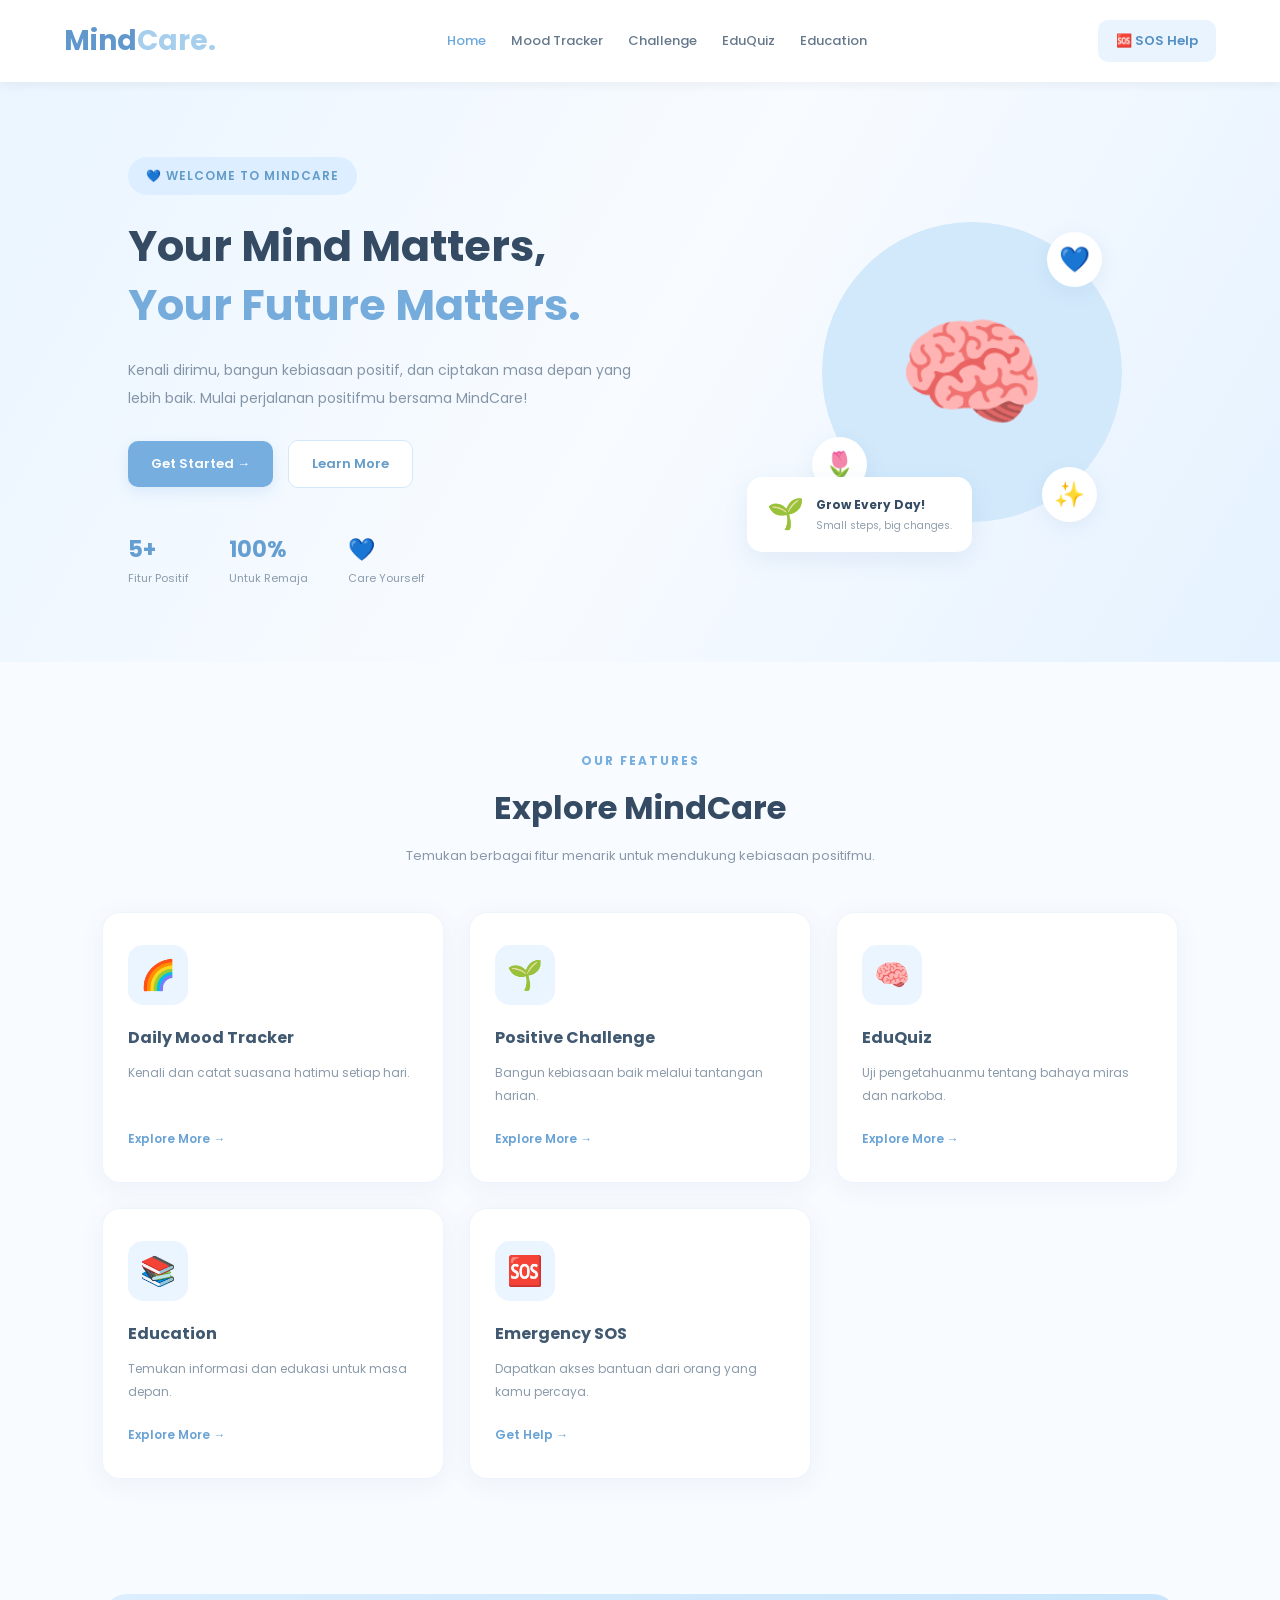
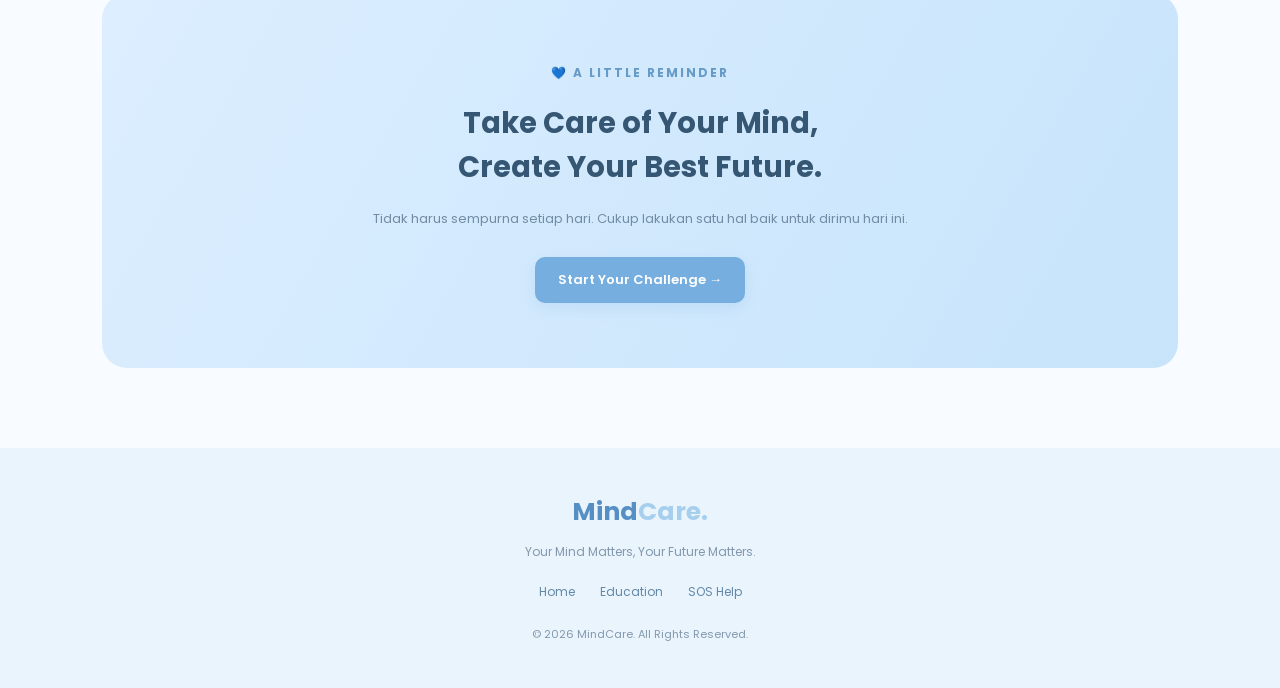
<file: index.html>
<!DOCTYPE html>
<html lang="id">
<head>
    <meta charset="UTF-8">
    <meta name="viewport" content="width=device-width, initial-scale=1.0">
    <title>MindCare | Your Mind Matters</title>

    <!-- CSS -->
    <link rel="stylesheet" href="style.css">

    <!-- Google Fonts -->
    <link rel="preconnect" href="https://fonts.googleapis.com">
    <link rel="preconnect" href="https://fonts.gstatic.com" crossorigin>
    <link href="https://fonts.googleapis.com/css2?family=Poppins:wght@400;500;600;700;800&display=swap" rel="stylesheet">
</head>

<body>

    <!-- NAVBAR -->
    <header class="navbar">
        <a href="index.html" class="logo">
            Mind<span>Care.</span>
        </a>

        <nav class="nav-menu">
            <a href="index.html" class="active">Home</a>
            <a href="mood.html">Mood Tracker</a>
            <a href="challenge.html">Challenge</a>
            <a href="quiz.html">EduQuiz</a>
            <a href="education.html">Education</a>
        </nav>

        <a href="sos.html" class="sos-nav">🆘 SOS Help</a>
    </header>


    <!-- HERO SECTION -->
    <section class="hero">

        <div class="hero-content">
            <span class="hero-label">
                💙 WELCOME TO MINDCARE
            </span>

            <h1>
                Your Mind Matters,
                <span>Your Future Matters.</span>
            </h1>

            <p>
                Kenali dirimu, bangun kebiasaan positif,
                dan ciptakan masa depan yang lebih baik.
                Mulai perjalanan positifmu bersama MindCare!
            </p>

            <div class="hero-buttons">
                <a href="mood.html" class="btn-primary">
                    Get Started →
                </a>

                <a href="education.html" class="btn-secondary">
                    Learn More
                </a>
            </div>

            <div class="hero-info">
                <div>
                    <h3>5+</h3>
                    <p>Fitur Positif</p>
                </div>

                <div>
                    <h3>100%</h3>
                    <p>Untuk Remaja</p>
                </div>

                <div>
                    <h3>💙</h3>
                    <p>Care Yourself</p>
                </div>
            </div>
        </div>

        <div class="hero-illustration">
            <div class="illustration-circle">
                <div class="illustration-icon">🧠</div>
                <div class="small-icon icon-one">💙</div>
                <div class="small-icon icon-two">🌷</div>
                <div class="small-icon icon-three">✨</div>
            </div>

            <div class="floating-card">
                <span>🌱</span>
                <div>
                    <h4>Grow Every Day!</h4>
                    <p>Small steps, big changes.</p>
                </div>
            </div>
        </div>

    </section>


    <!-- FEATURES SECTION -->
    <section class="features" id="features">

        <div class="section-heading">
            <span>OUR FEATURES</span>
            <h2>Explore MindCare</h2>
            <p>
                Temukan berbagai fitur menarik untuk
                mendukung kebiasaan positifmu.
            </p>
        </div>

        <div class="feature-container">

            <div class="feature-card">
                <div class="feature-icon">🌈</div>
                <h3>Daily Mood Tracker</h3>
                <p>
                    Kenali dan catat suasana hatimu
                    setiap hari.
                </p>
                <a href="mood.html">Explore More →</a>
            </div>

            <div class="feature-card">
                <div class="feature-icon">🌱</div>
                <h3>Positive Challenge</h3>
                <p>
                    Bangun kebiasaan baik melalui
                    tantangan harian.
                </p>
                <a href="challenge.html">Explore More →</a>
            </div>

            <div class="feature-card">
                <div class="feature-icon">🧠</div>
                <h3>EduQuiz</h3>
                <p>
                    Uji pengetahuanmu tentang bahaya
                    miras dan narkoba.
                </p>
                <a href="quiz.html">Explore More →</a>
            </div>

            <div class="feature-card">
                <div class="feature-icon">📚</div>
                <h3>Education</h3>
                <p>
                    Temukan informasi dan edukasi
                    untuk masa depan.
                </p>
                <a href="education.html">Explore More →</a>
            </div>

            <div class="feature-card">
                <div class="feature-icon">🆘</div>
                <h3>Emergency SOS</h3>
                <p>
                    Dapatkan akses bantuan dari
                    orang yang kamu percaya.
                </p>
                <a href="sos.html">Get Help →</a>
            </div>

        </div>
    </section>


    <!-- MOTIVATION SECTION -->
    <section class="motivation">
        <div class="motivation-content">
            <span>💙 A LITTLE REMINDER</span>

            <h2>
                Take Care of Your Mind,<br>
                Create Your Best Future.
            </h2>

            <p>
                Tidak harus sempurna setiap hari.
                Cukup lakukan satu hal baik untuk dirimu
                hari ini.
            </p>

            <a href="challenge.html" class="btn-primary">
                Start Your Challenge →
            </a>
        </div>
    </section>


    <!-- FOOTER -->
    <footer class="footer">
        <h2>Mind<span>Care.</span></h2>

        <p>Your Mind Matters, Your Future Matters.</p>

        <div class="footer-links">
            <a href="index.html">Home</a>
            <a href="education.html">Education</a>
            <a href="sos.html">SOS Help</a>
        </div>

        <p class="copyright">
            © 2026 MindCare. All Rights Reserved.
        </p>
    </footer>

</body>
</html>
</file>
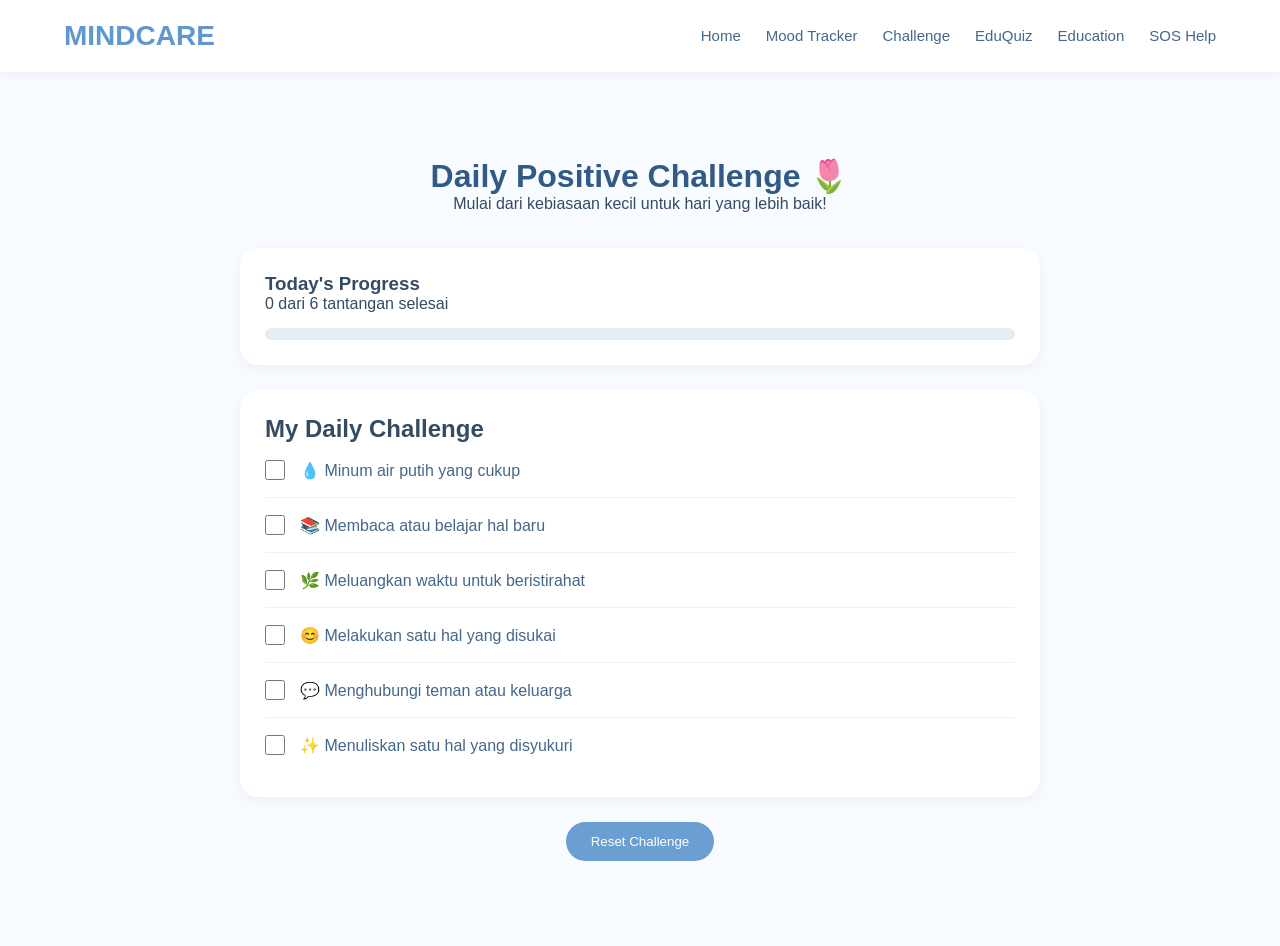
<file: challenge.html>
<!DOCTYPE html>
<html lang="id">
<head>
    <meta charset="UTF-8">
    <meta name="viewport" content="width=device-width, initial-scale=1.0">
    <title>Daily Challenge | MINDCARE</title>
    <link rel="stylesheet" href="style.css">

    <style>
        .challenge-container {
            max-width: 850px;
            margin: 60px auto;
            padding: 25px;
        }

        .challenge-header {
            text-align: center;
            margin-bottom: 35px;
        }

        .challenge-header h1 {
            color: #315b86;
        }

        .progress-box, .challenge-list {
            background: white;
            padding: 25px;
            border-radius: 18px;
            margin-bottom: 25px;
            box-shadow: 0 4px 15px rgba(0,0,0,0.05);
        }

        .progress-bar {
            background: #e5edf5;
            height: 12px;
            border-radius: 20px;
            overflow: hidden;
            margin-top: 15px;
        }

        .progress-fill {
            background: #78aee0;
            width: 0%;
            height: 100%;
            transition: 0.3s;
        }

        .challenge-item {
            display: flex;
            align-items: center;
            gap: 15px;
            padding: 17px 0;
            border-bottom: 1px solid #edf1f6;
        }

        .challenge-item:last-child {
            border-bottom: none;
        }

        .challenge-item input {
            width: 20px;
            height: 20px;
            accent-color: #6b9ed1;
            cursor: pointer;
        }

        .challenge-item label {
            color: #456789;
            cursor: pointer;
        }

        .challenge-item.done label {
            text-decoration: line-through;
            color: #9aaabd;
        }

        .reset-btn {
            background: #6b9ed1;
            color: white;
            border: none;
            padding: 12px 25px;
            border-radius: 25px;
            cursor: pointer;
        }

        .reset-btn:hover {
            background: #4f83b8;
        }

        .challenge-footer {
            text-align: center;
        }
    </style>
</head>

<body>

    <nav class="navbar">
        <div class="logo">MINDCARE</div>
        <ul>
            <li><a href="index.html">Home</a></li>
            <li><a href="mood.html">Mood Tracker</a></li>
            <li><a href="challenge.html">Challenge</a></li>
            <li><a href="quiz.html">EduQuiz</a></li>
            <li><a href="education.html">Education</a></li>
            <li><a href="sos.html">SOS Help</a></li>
        </ul>
    </nav>

    <main class="challenge-container">

        <div class="challenge-header">
            <h1>Daily Positive Challenge 🌷</h1>
            <p>Mulai dari kebiasaan kecil untuk hari yang lebih baik!</p>
        </div>

        <div class="progress-box">
            <h3>Today's Progress</h3>
            <p id="progressText">0 dari 6 tantangan selesai</p>

            <div class="progress-bar">
                <div class="progress-fill" id="progressFill"></div>
            </div>
        </div>

        <div class="challenge-list">
            <h2>My Daily Challenge</h2>

            <div class="challenge-item">
                <input type="checkbox" id="task1">
                <label for="task1">💧 Minum air putih yang cukup</label>
            </div>

            <div class="challenge-item">
                <input type="checkbox" id="task2">
                <label for="task2">📚 Membaca atau belajar hal baru</label>
            </div>

            <div class="challenge-item">
                <input type="checkbox" id="task3">
                <label for="task3">🌿 Meluangkan waktu untuk beristirahat</label>
            </div>

            <div class="challenge-item">
                <input type="checkbox" id="task4">
                <label for="task4">😊 Melakukan satu hal yang disukai</label>
            </div>

            <div class="challenge-item">
                <input type="checkbox" id="task5">
                <label for="task5">💬 Menghubungi teman atau keluarga</label>
            </div>

            <div class="challenge-item">
                <input type="checkbox" id="task6">
                <label for="task6">✨ Menuliskan satu hal yang disyukuri</label>
            </div>
        </div>

        <div class="challenge-footer">
            <button class="reset-btn" onclick="resetChallenge()">
                Reset Challenge
            </button>
        </div>

    </main>

    <script>
        const checkboxes = document.querySelectorAll(
            '.challenge-item input'
        );

        const today = new Date().toLocaleDateString("id-ID");

        let savedData = JSON.parse(
            localStorage.getItem("challengeData")
        );

        if (!savedData || savedData.date !== today) {
            savedData = {
                date: today,
                completed: []
            };
        }

        function updateProgress() {
            const completed = [];

            checkboxes.forEach((checkbox, index) => {
                const item = checkbox.closest(".challenge-item");

                if (checkbox.checked) {
                    completed.push(index);
                    item.classList.add("done");
                } else {
                    item.classList.remove("done");
                }
            });

            savedData.completed = completed;

            localStorage.setItem(
                "challengeData",
                JSON.stringify(savedData)
            );

            const total = checkboxes.length;
            const percentage = (completed.length / total) * 100;

            document.getElementById("progressText").textContent =
                `${completed.length} dari ${total} tantangan selesai`;

            document.getElementById("progressFill").style.width =
                percentage + "%";
        }

        checkboxes.forEach((checkbox, index) => {
            checkbox.checked = savedData.completed.includes(index);

            checkbox.addEventListener("change", updateProgress);
        });

        function resetChallenge() {
            if (confirm("Yakin ingin mengulang tantangan hari ini?")) {
                checkboxes.forEach(checkbox => {
                    checkbox.checked = false;
                });

                updateProgress();
            }
        }

        updateProgress();
    </script>

</body>
</html>
</file>
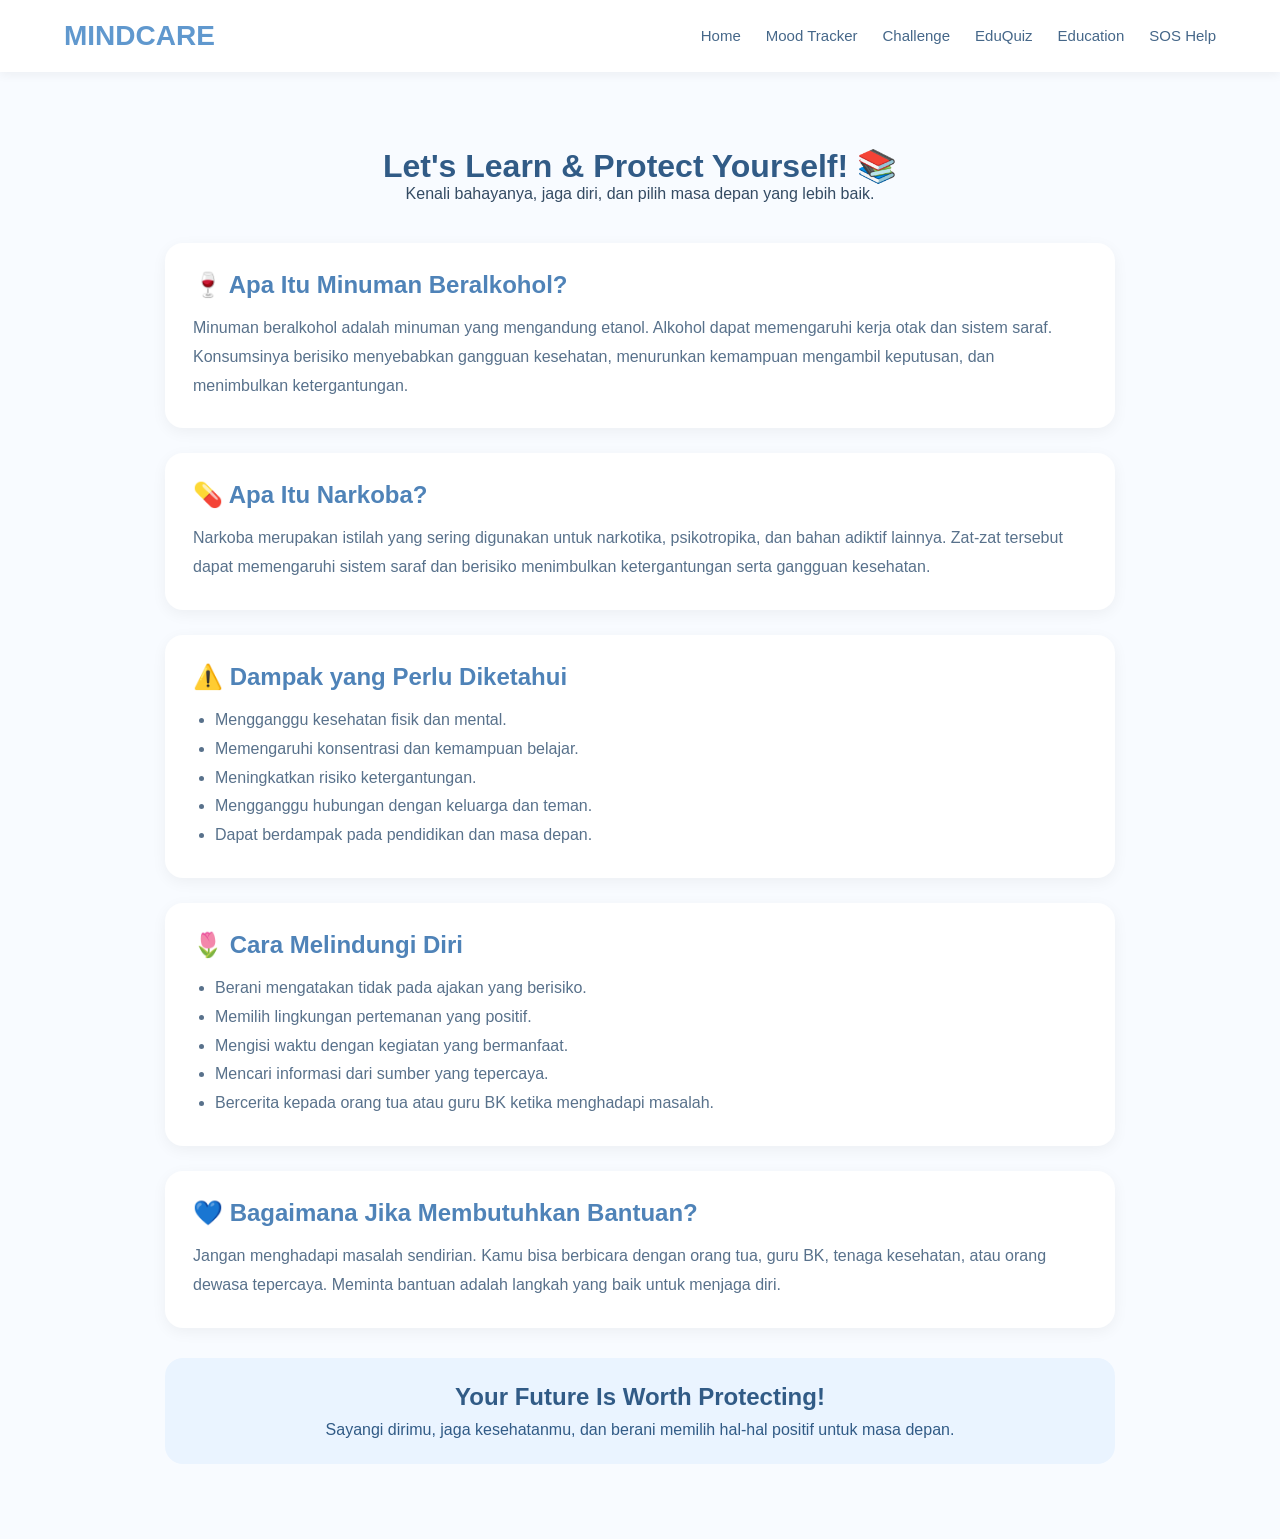
<file: education.html>
<!DOCTYPE html>
<html lang="id">
<head>
    <meta charset="UTF-8">
    <meta name="viewport" content="width=device-width, initial-scale=1.0">
    <title>Education | MINDCARE</title>
    <link rel="stylesheet" href="style.css">

    <style>
        .education-container {
            max-width: 1000px;
            margin: 50px auto;
            padding: 25px;
        }

        .education-header {
            text-align: center;
            margin-bottom: 40px;
        }

        .education-header h1 {
            color: #315b86;
            font-size: 32px;
        }

        .education-card {
            background: white;
            padding: 28px;
            border-radius: 18px;
            margin-bottom: 25px;
            box-shadow: 0 4px 15px rgba(0,0,0,0.05);
        }

        .education-card h2 {
            color: #4f83b8;
            margin-bottom: 15px;
        }

        .education-card p,
        .education-card li {
            color: #58718b;
            line-height: 1.8;
        }

        .education-card ul {
            padding-left: 22px;
        }

        .quote-box {
            background: #eaf4ff;
            padding: 25px;
            border-radius: 18px;
            text-align: center;
            color: #315b86;
            margin-top: 30px;
        }

        .quote-box h2 {
            margin-bottom: 10px;
        }
    </style>
</head>

<body>

    <nav class="navbar">
        <div class="logo">MINDCARE</div>

        <ul>
            <li><a href="index.html">Home</a></li>
            <li><a href="mood.html">Mood Tracker</a></li>
            <li><a href="challenge.html">Challenge</a></li>
            <li><a href="quiz.html">EduQuiz</a></li>
            <li><a href="education.html">Education</a></li>
            <li><a href="sos.html">SOS Help</a></li>
        </ul>
    </nav>

    <main class="education-container">

        <div class="education-header">
            <h1>Let's Learn & Protect Yourself! 📚</h1>
            <p>Kenali bahayanya, jaga diri, dan pilih masa depan yang lebih baik.</p>
        </div>

        <section class="education-card">
            <h2>🍷 Apa Itu Minuman Beralkohol?</h2>
            <p>
                Minuman beralkohol adalah minuman yang mengandung etanol.
                Alkohol dapat memengaruhi kerja otak dan sistem saraf.
                Konsumsinya berisiko menyebabkan gangguan kesehatan,
                menurunkan kemampuan mengambil keputusan, dan menimbulkan
                ketergantungan.
            </p>
        </section>

        <section class="education-card">
            <h2>💊 Apa Itu Narkoba?</h2>
            <p>
                Narkoba merupakan istilah yang sering digunakan untuk
                narkotika, psikotropika, dan bahan adiktif lainnya.
                Zat-zat tersebut dapat memengaruhi sistem saraf dan
                berisiko menimbulkan ketergantungan serta gangguan kesehatan.
            </p>
        </section>

        <section class="education-card">
            <h2>⚠️ Dampak yang Perlu Diketahui</h2>
            <ul>
                <li>Mengganggu kesehatan fisik dan mental.</li>
                <li>Memengaruhi konsentrasi dan kemampuan belajar.</li>
                <li>Meningkatkan risiko ketergantungan.</li>
                <li>Mengganggu hubungan dengan keluarga dan teman.</li>
                <li>Dapat berdampak pada pendidikan dan masa depan.</li>
            </ul>
        </section>

        <section class="education-card">
            <h2>🌷 Cara Melindungi Diri</h2>
            <ul>
                <li>Berani mengatakan tidak pada ajakan yang berisiko.</li>
                <li>Memilih lingkungan pertemanan yang positif.</li>
                <li>Mengisi waktu dengan kegiatan yang bermanfaat.</li>
                <li>Mencari informasi dari sumber yang tepercaya.</li>
                <li>Bercerita kepada orang tua atau guru BK ketika menghadapi masalah.</li>
            </ul>
        </section>

        <section class="education-card">
            <h2>💙 Bagaimana Jika Membutuhkan Bantuan?</h2>
            <p>
                Jangan menghadapi masalah sendirian. Kamu bisa berbicara
                dengan orang tua, guru BK, tenaga kesehatan, atau orang
                dewasa tepercaya. Meminta bantuan adalah langkah yang baik
                untuk menjaga diri.
            </p>
        </section>

        <div class="quote-box">
            <h2>Your Future Is Worth Protecting!</h2>
            <p>
                Sayangi dirimu, jaga kesehatanmu, dan berani memilih
                hal-hal positif untuk masa depan.
            </p>
        </div>

    </main>

</body>
</html>
</file>
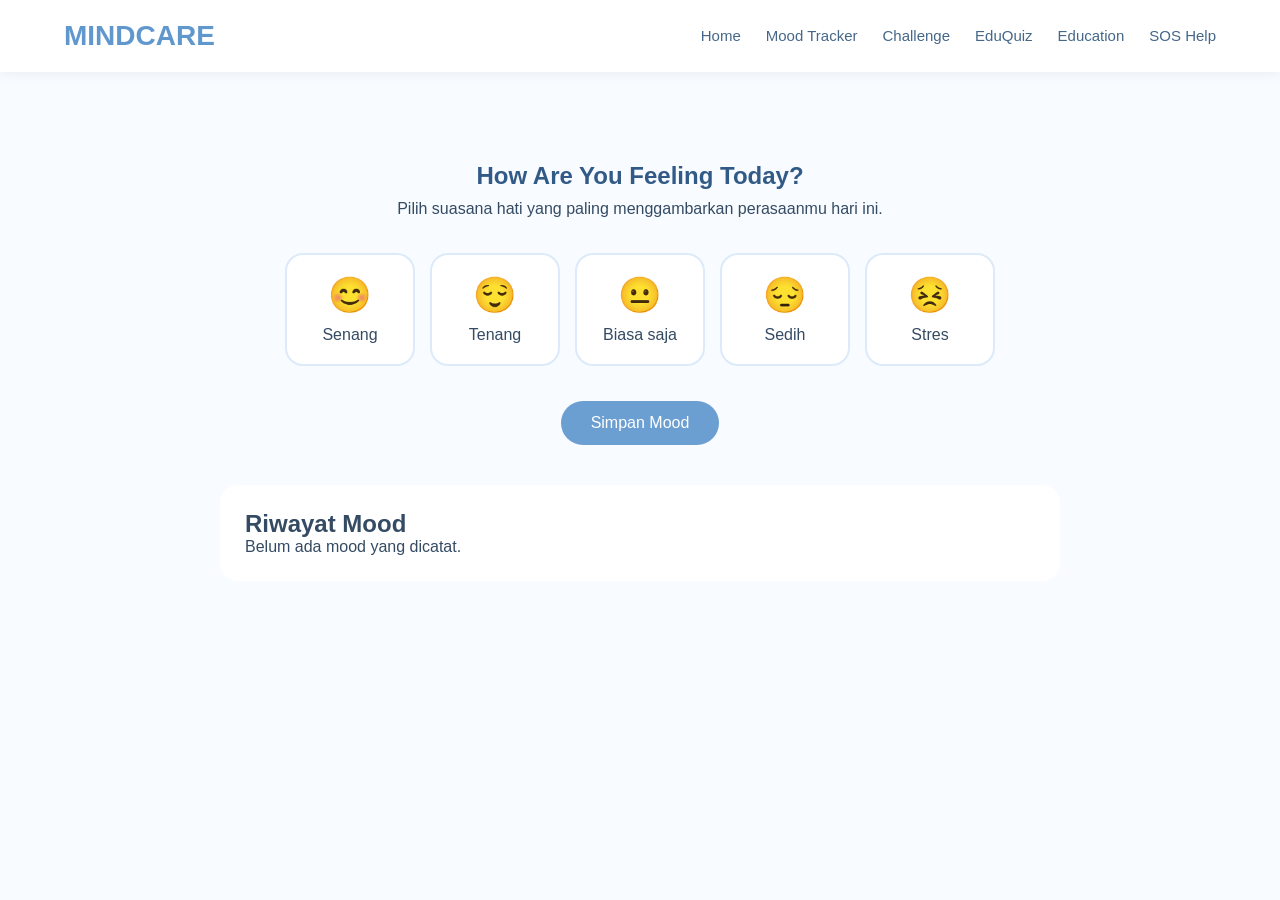
<file: mood.html>
<!DOCTYPE html>
<html lang="id">
<head>
    <meta charset="UTF-8">
    <meta name="viewport" content="width=device-width, initial-scale=1.0">
    <title>Mood Tracker | MINDCARE</title>

    <link rel="stylesheet" href="style.css">

    <style>
        .mood-section {
            max-width: 900px;
            margin: 60px auto;
            padding: 30px;
            text-align: center;
        }

        .mood-section h1 {
            color: #315b86;
            margin-bottom: 10px;
        }

        .mood-options {
            display: flex;
            justify-content: center;
            flex-wrap: wrap;
            gap: 15px;
            margin: 35px 0;
        }

        .mood-card {
            background: white;
            border: 2px solid #dceafa;
            border-radius: 18px;
            padding: 20px;
            width: 130px;
            cursor: pointer;
            transition: 0.3s;
            font-size: 16px;
        }

        .mood-card:hover,
        .mood-card.active {
            border-color: #6b9ed1;
            background: #eaf4ff;
            transform: translateY(-5px);
        }

        .mood-card span {
            display: block;
            font-size: 35px;
            margin-bottom: 10px;
        }

        .save-btn {
            background: #6b9ed1;
            color: white;
            border: none;
            padding: 13px 30px;
            border-radius: 25px;
            cursor: pointer;
            font-size: 16px;
        }

        .save-btn:hover {
            background: #4f83b8;
        }

        .mood-result {
            margin-top: 25px;
            color: #315b86;
        }

        .history {
            margin-top: 40px;
            text-align: left;
            background: white;
            padding: 25px;
            border-radius: 18px;
        }

        .history-item {
            padding: 12px 0;
            border-bottom: 1px solid #e5edf5;
        }
    </style>
</head>

<body>

    <nav class="navbar">
        <div class="logo">MINDCARE</div>

        <ul>
            <li><a href="index.html">Home</a></li>
            <li><a href="mood.html">Mood Tracker</a></li>
            <li><a href="challenge.html">Challenge</a></li>
            <li><a href="quiz.html">EduQuiz</a></li>
            <li><a href="education.html">Education</a></li>
            <li><a href="sos.html">SOS Help</a></li>
        </ul>
    </nav>

    <section class="mood-section">
        <h1>How Are You Feeling Today?</h1>
        <p>Pilih suasana hati yang paling menggambarkan perasaanmu hari ini.</p>

        <div class="mood-options">
            <div class="mood-card" data-mood="Senang">
                <span>😊</span>
                Senang
            </div>

            <div class="mood-card" data-mood="Tenang">
                <span>😌</span>
                Tenang
            </div>

            <div class="mood-card" data-mood="Biasa saja">
                <span>😐</span>
                Biasa saja
            </div>

            <div class="mood-card" data-mood="Sedih">
                <span>😔</span>
                Sedih
            </div>

            <div class="mood-card" data-mood="Stres">
                <span>😣</span>
                Stres
            </div>
        </div>

        <button class="save-btn" onclick="saveMood()">
            Simpan Mood
        </button>

        <div class="mood-result" id="result"></div>

        <div class="history">
            <h2>Riwayat Mood</h2>
            <div id="moodHistory">
                <p>Belum ada mood yang dicatat.</p>
            </div>
        </div>
    </section>

    <script>
        let selectedMood = "";

        const moodCards = document.querySelectorAll(".mood-card");

        moodCards.forEach(card => {
            card.addEventListener("click", function() {
                moodCards.forEach(item => item.classList.remove("active"));

                this.classList.add("active");
                selectedMood = this.dataset.mood;
            });
        });

        function saveMood() {
            if (selectedMood === "") {
                alert("Silakan pilih mood terlebih dahulu!");
                return;
            }

            const today = new Date().toLocaleDateString("id-ID");

            let moodData = JSON.parse(localStorage.getItem("moodData")) || [];

            moodData.unshift({
                mood: selectedMood,
                date: today
            });

            localStorage.setItem("moodData", JSON.stringify(moodData));

            document.getElementById("result").innerHTML =
                "Mood kamu berhasil disimpan! 💙";

            selectedMood = "";
            moodCards.forEach(card => card.classList.remove("active"));

            showHistory();
        }

        function showHistory() {
            let moodData = JSON.parse(localStorage.getItem("moodData")) || [];

            const history = document.getElementById("moodHistory");

            if (moodData.length === 0) {
                history.innerHTML = "<p>Belum ada mood yang dicatat.</p>";
                return;
            }

            history.innerHTML = "";

            moodData.forEach(item => {
                history.innerHTML += `
                    <div class="history-item">
                        <strong>${item.mood}</strong>
                        <br>
                        <small>${item.date}</small>
                    </div>
                `;
            });
        }

        showHistory();
    </script>

</body>
</html>
</file>
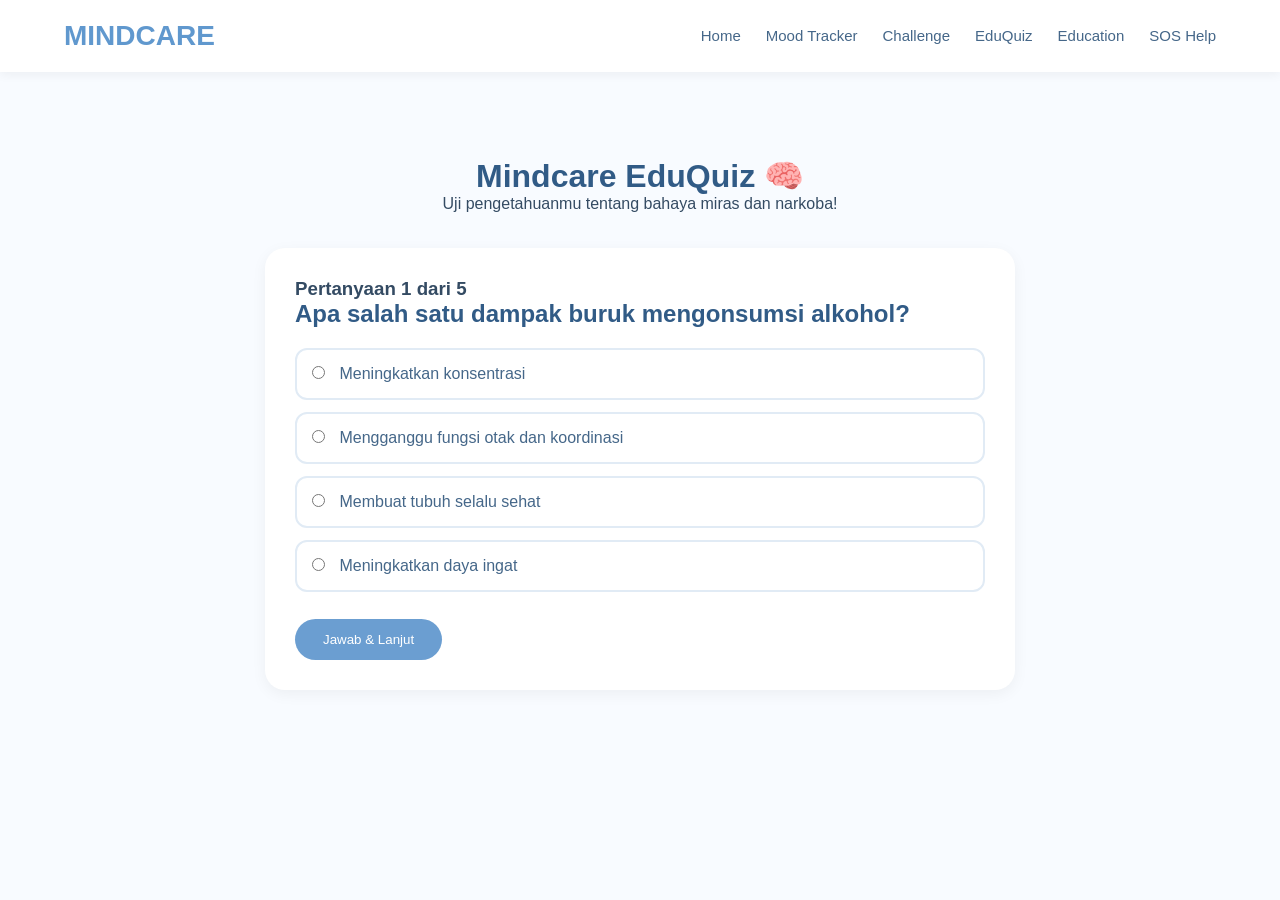
<file: quiz.html>
<!DOCTYPE html>
<html lang="id">
<head>
    <meta charset="UTF-8">
    <meta name="viewport" content="width=device-width, initial-scale=1.0">
    <title>EduQuiz | MINDCARE</title>
    <link rel="stylesheet" href="style.css">

    <style>
        .quiz-container {
            max-width: 800px;
            margin: 60px auto;
            padding: 25px;
        }

        .quiz-header {
            text-align: center;
            margin-bottom: 35px;
        }

        .quiz-header h1 {
            color: #315b86;
        }

        .quiz-card {
            background: white;
            padding: 30px;
            border-radius: 20px;
            box-shadow: 0 4px 15px rgba(0,0,0,0.05);
        }

        .question {
            color: #315b86;
            margin-bottom: 20px;
        }

        .option {
            display: block;
            padding: 15px;
            border: 2px solid #e1ebf5;
            border-radius: 12px;
            margin-bottom: 12px;
            cursor: pointer;
            color: #456789;
        }

        .option:hover {
            background: #edf6ff;
            border-color: #78aee0;
        }

        .option input {
            margin-right: 10px;
            accent-color: #6b9ed1;
        }

        .quiz-btn {
            background: #6b9ed1;
            color: white;
            border: none;
            padding: 13px 28px;
            border-radius: 25px;
            cursor: pointer;
            margin-top: 15px;
        }

        .quiz-btn:hover {
            background: #4f83b8;
        }

        #result {
            margin-top: 25px;
            padding: 20px;
            border-radius: 15px;
            background: #edf6ff;
            color: #315b86;
            display: none;
        }
    </style>
</head>

<body>

    <nav class="navbar">
        <div class="logo">MINDCARE</div>
        <ul>
            <li><a href="index.html">Home</a></li>
            <li><a href="mood.html">Mood Tracker</a></li>
            <li><a href="challenge.html">Challenge</a></li>
            <li><a href="quiz.html">EduQuiz</a></li>
            <li><a href="education.html">Education</a></li>
            <li><a href="sos.html">SOS Help</a></li>
        </ul>
    </nav>

    <main class="quiz-container">

        <div class="quiz-header">
            <h1>Mindcare EduQuiz 🧠</h1>
            <p>Uji pengetahuanmu tentang bahaya miras dan narkoba!</p>
        </div>

        <div class="quiz-card">
            <h3 id="questionNumber"></h3>
            <h2 class="question" id="question"></h2>

            <div id="options"></div>

            <button class="quiz-btn" id="nextBtn" onclick="nextQuestion()">
                Jawab & Lanjut
            </button>

            <div id="result"></div>
        </div>

    </main>

    <script>
        const questions = [
            {
                question: "Apa salah satu dampak buruk mengonsumsi alkohol?",
                options: [
                    "Meningkatkan konsentrasi",
                    "Mengganggu fungsi otak dan koordinasi",
                    "Membuat tubuh selalu sehat",
                    "Meningkatkan daya ingat"
                ],
                answer: 1,
                explanation: "Alkohol dapat mengganggu fungsi otak, koordinasi, dan kemampuan mengambil keputusan."
            },
            {
                question: "Apa yang dimaksud dengan narkoba?",
                options: [
                    "Zat yang selalu aman dikonsumsi",
                    "Zat yang dapat memengaruhi sistem saraf dan menimbulkan ketergantungan",
                    "Minuman penambah energi",
                    "Vitamin untuk tubuh"
                ],
                answer: 1,
                explanation: "Narkoba dapat memengaruhi sistem saraf dan berisiko menimbulkan ketergantungan serta masalah kesehatan."
            },
            {
                question: "Apa yang sebaiknya dilakukan jika teman mengajak mencoba narkoba?",
                options: [
                    "Mencoba sekali saja",
                    "Mengikuti ajakan teman",
                    "Menolak dan mencari bantuan orang dewasa tepercaya",
                    "Menyimpan ajakan tersebut sendiri"
                ],
                answer: 2,
                explanation: "Kamu berhak menolak. Mintalah bantuan orang tua, guru, atau orang dewasa tepercaya."
            },
            {
                question: "Mengapa remaja perlu menghindari miras dan narkoba?",
                options: [
                    "Dapat mengganggu kesehatan dan perkembangan",
                    "Membuat belajar lebih mudah",
                    "Meningkatkan prestasi",
                    "Tidak memiliki dampak apa pun"
                ],
                answer: 0,
                explanation: "Zat-zat tersebut dapat mengganggu kesehatan fisik, mental, dan perkembangan remaja."
            },
            {
                question: "Kepada siapa kita bisa meminta bantuan jika menghadapi masalah penyalahgunaan zat?",
                options: [
                    "Orang yang tidak dikenal",
                    "Orang tua, guru BK, atau tenaga kesehatan",
                    "Hanya media sosial",
                    "Tidak perlu meminta bantuan"
                ],
                answer: 1,
                explanation: "Orang tua, guru BK, dan tenaga kesehatan dapat membantu memberikan dukungan yang tepat."
            }
        ];

        let currentQuestion = 0;
        let score = 0;
        let answered = false;

        function showQuestion() {
            answered = false;

            const q = questions[currentQuestion];

            document.getElementById("questionNumber").textContent =
                `Pertanyaan ${currentQuestion + 1} dari ${questions.length}`;

            document.getElementById("question").textContent = q.question;

            const options = document.getElementById("options");
            options.innerHTML = "";

            q.options.forEach((option, index) => {
                options.innerHTML += `
                    <label class="option">
                        <input type="radio" name="answer" value="${index}">
                        ${option}
                    </label>
                `;
            });

            document.getElementById("result").style.display = "none";
            document.getElementById("nextBtn").textContent = "Jawab & Lanjut";
        }

        function nextQuestion() {
            if (answered) {
                currentQuestion++;

                if (currentQuestion < questions.length) {
                    showQuestion();
                } else {
                    showFinalResult();
                }

                return;
            }

            const selected = document.querySelector(
                'input[name="answer"]:checked'
            );

            if (!selected) {
                alert("Silakan pilih jawaban terlebih dahulu!");
                return;
            }

            const q = questions[currentQuestion];
            const isCorrect = Number(selected.value) === q.answer;

            if (isCorrect) {
                score++;
            }

            const result = document.getElementById("result");
            result.style.display = "block";

            result.innerHTML = `
                <h3>${isCorrect ? "Benar! 🎉" : "Belum tepat 💙"}</h3>
                <p>${q.explanation}</p>
            `;

            answered = true;
            document.getElementById("nextBtn").textContent =
                currentQuestion === questions.length - 1
                ? "Lihat Hasil"
                : "Pertanyaan Berikutnya";
        }

        function showFinalResult() {
            document.querySelector(".quiz-card").innerHTML = `
                <div style="text-align:center;">
                    <h2>Quiz Selesai! 🎉</h2>
                    <h1 style="color:#6098ce;">
                        ${score} / ${questions.length}
                    </h1>
                    <p>
                        ${score === questions.length
                            ? "Hebat! Semua jawabanmu benar!"
                            : "Terus belajar dan tingkatkan pengetahuanmu, ya!"}
                    </p>
                    <button class="quiz-btn" onclick="restartQuiz()">
                        Ulangi Quiz
                    </button>
                </div>
            `;
        }

        function restartQuiz() {
            currentQuestion = 0;
            score = 0;

            document.querySelector(".quiz-card").innerHTML = `
                <h3 id="questionNumber"></h3>
                <h2 class="question" id="question"></h2>
                <div id="options"></div>
                <button class="quiz-btn" id="nextBtn" onclick="nextQuestion()">
                    Jawab & Lanjut
                </button>
                <div id="result"></div>
            `;

            showQuestion();
        }

        showQuestion();
    </script>

</body>
</html>
</file>
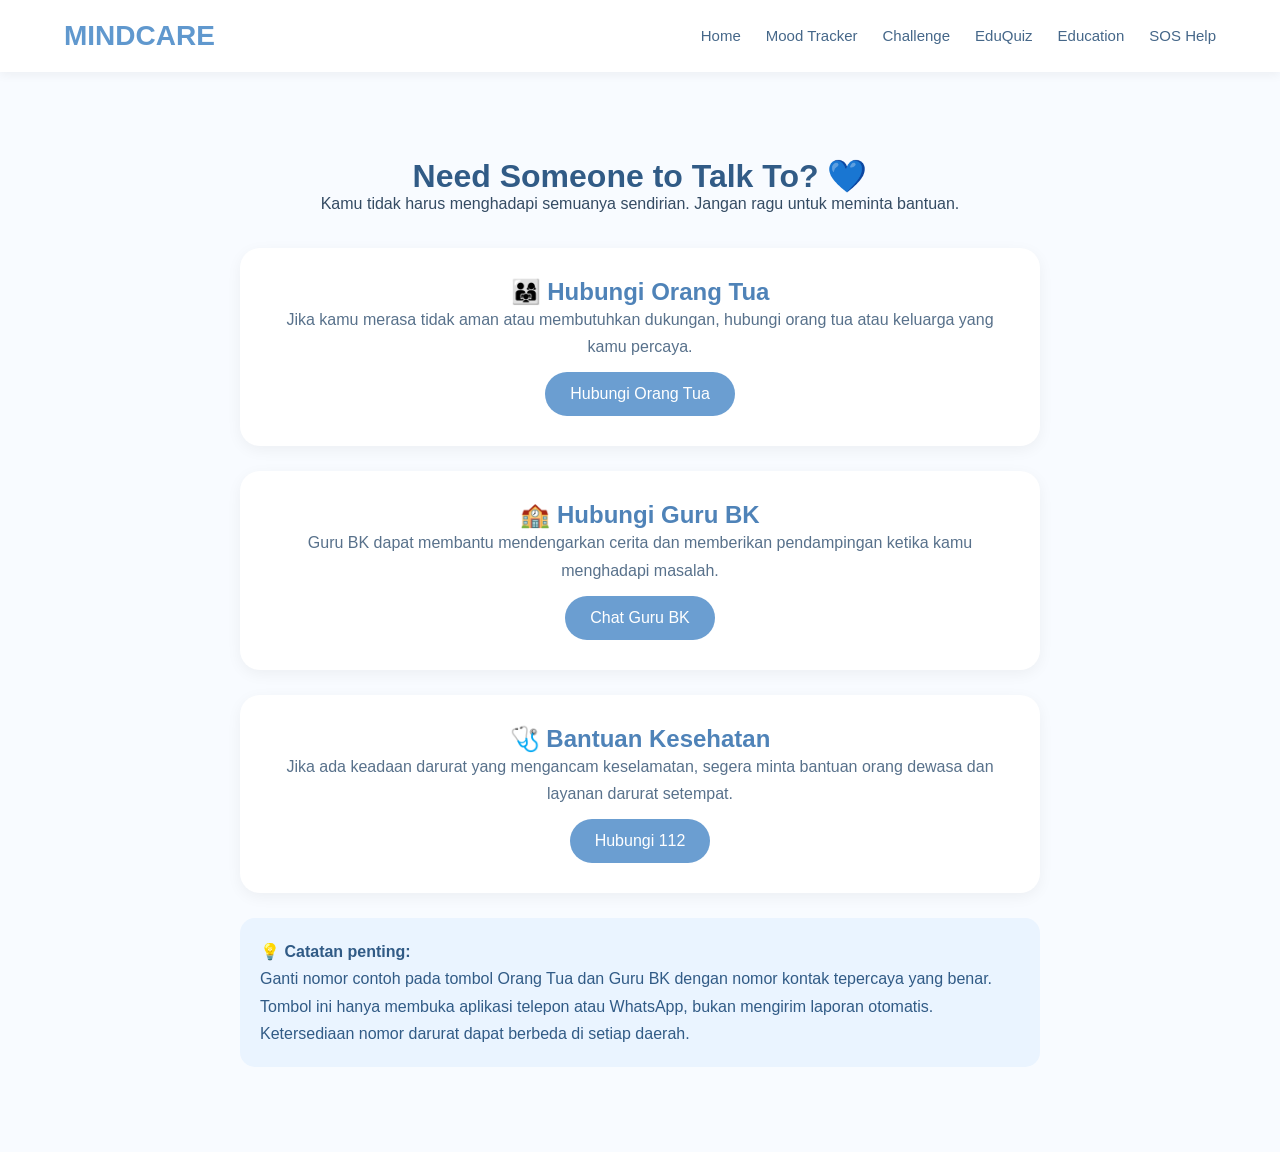
<file: sos.html>
<!DOCTYPE html>
<html lang="id">
<head>
    <meta charset="UTF-8">
    <meta name="viewport" content="width=device-width, initial-scale=1.0">
    <title>SOS Help | MINDCARE</title>
    <link rel="stylesheet" href="style.css">

    <style>
        .sos-container {
            max-width: 850px;
            margin: 60px auto;
            padding: 25px;
        }

        .sos-header {
            text-align: center;
            margin-bottom: 35px;
        }

        .sos-header h1 {
            color: #315b86;
        }

        .sos-card {
            background: white;
            padding: 30px;
            border-radius: 20px;
            margin-bottom: 25px;
            box-shadow: 0 4px 15px rgba(0,0,0,0.05);
            text-align: center;
        }

        .sos-card h2 {
            color: #4f83b8;
        }

        .sos-card p {
            color: #58718b;
            line-height: 1.7;
        }

        .contact-btn {
            display: inline-block;
            text-decoration: none;
            background: #6b9ed1;
            color: white;
            padding: 13px 25px;
            border-radius: 25px;
            margin-top: 12px;
            transition: 0.3s;
        }

        .contact-btn:hover {
            background: #4f83b8;
        }

        .sos-note {
            background: #eaf4ff;
            color: #315b86;
            padding: 20px;
            border-radius: 15px;
            line-height: 1.7;
        }
    </style>
</head>

<body>

    <nav class="navbar">
        <div class="logo">MINDCARE</div>

        <ul>
            <li><a href="index.html">Home</a></li>
            <li><a href="mood.html">Mood Tracker</a></li>
            <li><a href="challenge.html">Challenge</a></li>
            <li><a href="quiz.html">EduQuiz</a></li>
            <li><a href="education.html">Education</a></li>
            <li><a href="sos.html">SOS Help</a></li>
        </ul>
    </nav>

    <main class="sos-container">

        <div class="sos-header">
            <h1>Need Someone to Talk To? 💙</h1>
            <p>
                Kamu tidak harus menghadapi semuanya sendirian.
                Jangan ragu untuk meminta bantuan.
            </p>
        </div>

        <div class="sos-card">
            <h2>👨‍👩‍👧 Hubungi Orang Tua</h2>
            <p>
                Jika kamu merasa tidak aman atau membutuhkan dukungan,
                hubungi orang tua atau keluarga yang kamu percaya.
            </p>

            <a href="tel:08XXXXXXXXXX" class="contact-btn"
               onclick="return confirm('Hubungi nomor orang tua yang sudah kamu atur?')">
                Hubungi Orang Tua
            </a>
        </div>

        <div class="sos-card">
            <h2>🏫 Hubungi Guru BK</h2>
            <p>
                Guru BK dapat membantu mendengarkan cerita dan
                memberikan pendampingan ketika kamu menghadapi masalah.
            </p>

            <a href="https://wa.me/628XXXXXXXXXX"
               class="contact-btn"
               target="_blank"
               rel="noopener"
               onclick="return confirm('Buka WhatsApp untuk menghubungi guru BK?')">
                Chat Guru BK
            </a>
        </div>

        <div class="sos-card">
            <h2>🩺 Bantuan Kesehatan</h2>
            <p>
                Jika ada keadaan darurat yang mengancam keselamatan,
                segera minta bantuan orang dewasa dan layanan darurat setempat.
            </p>

            <a href="tel:112" class="contact-btn"
               onclick="return confirm('Hubungi layanan darurat?')">
                Hubungi 112
            </a>
        </div>

        <div class="sos-note">
            <strong>💡 Catatan penting:</strong>
            <p>
                Ganti nomor contoh pada tombol Orang Tua dan Guru BK
                dengan nomor kontak tepercaya yang benar. Tombol ini
                hanya membuka aplikasi telepon atau WhatsApp, bukan
                mengirim laporan otomatis. Ketersediaan nomor darurat
                dapat berbeda di setiap daerah.
            </p>
        </div>

    </main>

</body>
</html>
</file>
<file: style.css>
/* GOOGLE FONT */
* {
    margin: 0;
    padding: 0;
    box-sizing: border-box;
}

html {
    scroll-behavior: smooth;
}

body {
    font-family: 'Poppins', sans-serif;
    background: #f8fbff;
    color: #344b63;
}

/* NAVBAR */
.navbar {
    display: flex;
    justify-content: space-between;
    align-items: center;
    padding: 22px 8%;
    background: #ffffff;
    box-shadow: 0 3px 15px rgba(100, 150, 190, 0.06);
    position: sticky;
    top: 0;
    z-index: 100;
}

.logo {
    font-size: 25px;
    font-weight: 800;
    color: #568fc4;
    text-decoration: none;
}

.logo span,
.footer h2 span {
    color: #a6cfee;
}

.nav-menu {
    display: flex;
    align-items: center;
    gap: 25px;
}

.nav-menu a {
    text-decoration: none;
    color: #65788b;
    font-size: 13px;
    font-weight: 500;
    transition: 0.3s;
}

.nav-menu a:hover,
.nav-menu a.active {
    color: #6da8db;
}

.sos-nav {
    background: #eaf4ff;
    color: #548fc4;
    text-decoration: none;
    padding: 11px 18px;
    border-radius: 10px;
    font-size: 13px;
    font-weight: 600;
    transition: 0.3s;
}

.sos-nav:hover {
    background: #d5eaff;
}

/* HERO SECTION */
.hero {
    min-height: 580px;
    padding: 75px 10%;
    display: flex;
    align-items: center;
    justify-content: space-between;
    gap: 50px;
    background: linear-gradient(
        120deg,
        #eaf5ff,
        #f8fbff,
        #e5f2ff
    );
}

.hero-content {
    max-width: 580px;
}

.hero-label {
    display: inline-block;
    background: #dceeff;
    color: #639bc9;
    padding: 10px 18px;
    border-radius: 30px;
    font-size: 12px;
    font-weight: 600;
    letter-spacing: 1px;
}

.hero h1 {
    font-size: 43px;
    line-height: 1.35;
    margin: 22px 0;
    color: #344b63;
}

.hero h1 span {
    display: block;
    color: #75acdc;
}

.hero-content > p {
    color: #8495a7;
    font-size: 14px;
    line-height: 2;
    max-width: 510px;
    margin-bottom: 28px;
}

/* BUTTONS */
.hero-buttons {
    display: flex;
    align-items: center;
    gap: 15px;
    flex-wrap: wrap;
}

.btn-primary,
.btn-secondary {
    display: inline-block;
    padding: 13px 23px;
    border-radius: 10px;
    text-decoration: none;
    font-size: 13px;
    font-weight: 600;
    transition: 0.3s;
}

.btn-primary {
    background: #76aee0;
    color: white;
    box-shadow: 0 5px 15px rgba(118, 174, 224, 0.2);
}

.btn-primary:hover {
    background: #578fc4;
    transform: translateY(-3px);
}

.btn-secondary {
    background: white;
    color: #639bc9;
    border: 1px solid #d5e8fa;
}

.btn-secondary:hover {
    background: #eaf5ff;
}

/* HERO INFORMATION */
.hero-info {
    display: flex;
    gap: 40px;
    margin-top: 45px;
}

.hero-info h3 {
    color: #659fd1;
    font-size: 22px;
}

.hero-info p {
    font-size: 11px;
    color: #8a9bab;
    margin-top: 4px;
}

/* HERO ILLUSTRATION */
.hero-illustration {
    position: relative;
    padding: 30px;
}

.illustration-circle {
    width: 300px;
    height: 300px;
    background: #d2e9fb;
    border-radius: 50%;
    display: flex;
    justify-content: center;
    align-items: center;
    position: relative;
}

.illustration-icon {
    font-size: 120px;
}

.small-icon {
    position: absolute;
    width: 55px;
    height: 55px;
    background: white;
    border-radius: 50%;
    display: flex;
    align-items: center;
    justify-content: center;
    font-size: 25px;
    box-shadow: 0 5px 20px rgba(90, 140, 190, 0.1);
}

.icon-one {
    top: 10px;
    right: 20px;
}

.icon-two {
    bottom: 30px;
    left: -10px;
}

.icon-three {
    bottom: 0;
    right: 25px;
}

.floating-card {
    position: absolute;
    bottom: 0;
    left: -45px;
    background: white;
    padding: 15px 20px;
    display: flex;
    align-items: center;
    gap: 12px;
    border-radius: 15px;
    box-shadow: 0 8px 25px rgba(90, 140, 190, 0.12);
}

.floating-card span {
    font-size: 30px;
}

.floating-card h4 {
    font-size: 12px;
}

.floating-card p {
    font-size: 10px;
    color: #91a0ae;
    margin-top: 4px;
}

/* FEATURES SECTION */
.features {
    padding: 85px 8%;
    text-align: center;
}

.section-heading > span {
    color: #76aee0;
    font-size: 12px;
    font-weight: 700;
    letter-spacing: 2px;
}

.section-heading h2 {
    color: #344b63;
    font-size: 32px;
    margin: 12px 0;
}

.section-heading p {
    color: #8999a9;
    font-size: 13px;
    line-height: 1.8;
    margin-bottom: 45px;
}

.feature-container {
    display: grid;
    grid-template-columns: repeat(3, 1fr);
    gap: 25px;
}

.feature-card {
    background: white;
    padding: 32px 25px;
    border-radius: 18px;
    text-align: left;
    box-shadow: 0 5px 25px rgba(90, 130, 170, 0.07);
    border: 1px solid #edf5fc;
    transition: 0.3s;
}

.feature-card:hover {
    transform: translateY(-7px);
    box-shadow: 0 10px 30px rgba(90, 130, 170, 0.13);
}

.feature-icon {
    width: 60px;
    height: 60px;
    background: #eaf5ff;
    display: flex;
    justify-content: center;
    align-items: center;
    border-radius: 15px;
    font-size: 29px;
    margin-bottom: 20px;
}

.feature-card h3 {
    font-size: 16px;
    margin-bottom: 12px;
    color: #405970;
}

.feature-card p {
    color: #8b9bab;
    font-size: 12px;
    line-height: 1.9;
    min-height: 48px;
}

.feature-card a {
    display: inline-block;
    margin-top: 20px;
    color: #69a3d5;
    font-size: 12px;
    font-weight: 600;
    text-decoration: none;
}

.feature-card a:hover {
    color: #3f7fb5;
}

/* MOTIVATION SECTION */
.motivation {
    margin: 30px 8% 80px;
    padding: 65px 30px;
    border-radius: 25px;
    text-align: center;
    background: linear-gradient(
        120deg,
        #dceeff,
        #c7e4fb
    );
}

.motivation-content > span {
    font-size: 12px;
    color: #679bc7;
    font-weight: 700;
    letter-spacing: 2px;
}

.motivation h2 {
    font-size: 29px;
    line-height: 1.5;
    margin: 18px 0;
    color: #365773;
}

.motivation p {
    color: #718da5;
    font-size: 13px;
    line-height: 1.9;
    margin-bottom: 25px;
}

/* FOOTER */
.footer {
    text-align: center;
    padding: 45px 20px;
    background: #eaf4fd;
}

.footer h2 {
    font-size: 25px;
    color: #568fc4;
}

.footer > p {
    font-size: 12px;
    color: #8298ad;
    margin-top: 12px;
}

.footer-links {
    display: flex;
    justify-content: center;
    gap: 25px;
    margin: 22px 0;
}

.footer-links a {
    text-decoration: none;
    color: #6488a7;
    font-size: 12px;
}

.footer .copyright {
    font-size: 11px;
    margin-top: 25px;
}

/* RESPONSIVE */
@media (max-width: 900px) {
    .navbar {
        flex-wrap: wrap;
        gap: 20px;
    }

    .nav-menu {
        flex-wrap: wrap;
        gap: 15px;
    }

    .hero {
        flex-direction: column;
        text-align: center;
    }

    .hero-content > p {
        margin-left: auto;
        margin-right: auto;
    }

    .hero-buttons,
    .hero-info {
        justify-content: center;
    }

    .feature-container {
        grid-template-columns: repeat(2, 1fr);
    }
}

@media (max-width: 600px) {
    .navbar {
        justify-content: center;
    }

    .nav-menu {
        justify-content: center;
    }

    .hero h1 {
        font-size: 30px;
    }

    .illustration-circle {
        width: 220px;
        height: 220px;
    }

    .illustration-icon {
        font-size: 90px;
    }

    .floating-card {
        left: -15px;
    }

    .feature-container {
        grid-template-columns: 1fr;
    }

    .hero-info {
        gap: 20px;
    }

    .motivation h2 {
        font-size: 22px;
    }
}

/* NAVBAR */
.navbar {
    display: flex;
    justify-content: space-between;
    align-items: center;
    padding: 20px 5%;
    background-color: #ffffff;
    box-shadow: 0 3px 10px rgba(0, 0, 0, 0.05);
}

.logo {
    font-size: 28px;
    font-weight: 700;
    color: #6098ce;
}

.navbar ul {
    display: flex;
    align-items: center;
    gap: 25px;
    list-style: none;
    margin: 0;
    padding: 0;
}

.navbar ul li a {
    text-decoration: none;
    color: #456789;
    font-size: 15px;
    font-weight: 500;
    transition: 0.3s;
}

.navbar ul li a:hover {
    color: #78aee0;
}

/* RESPONSIVE NAVBAR */
@media (max-width: 768px) {
    .navbar {
        flex-direction: column;
        gap: 20px;
    }

    .navbar ul {
        flex-wrap: wrap;
        justify-content: center;
        gap: 15px;
    }
}
</file>
